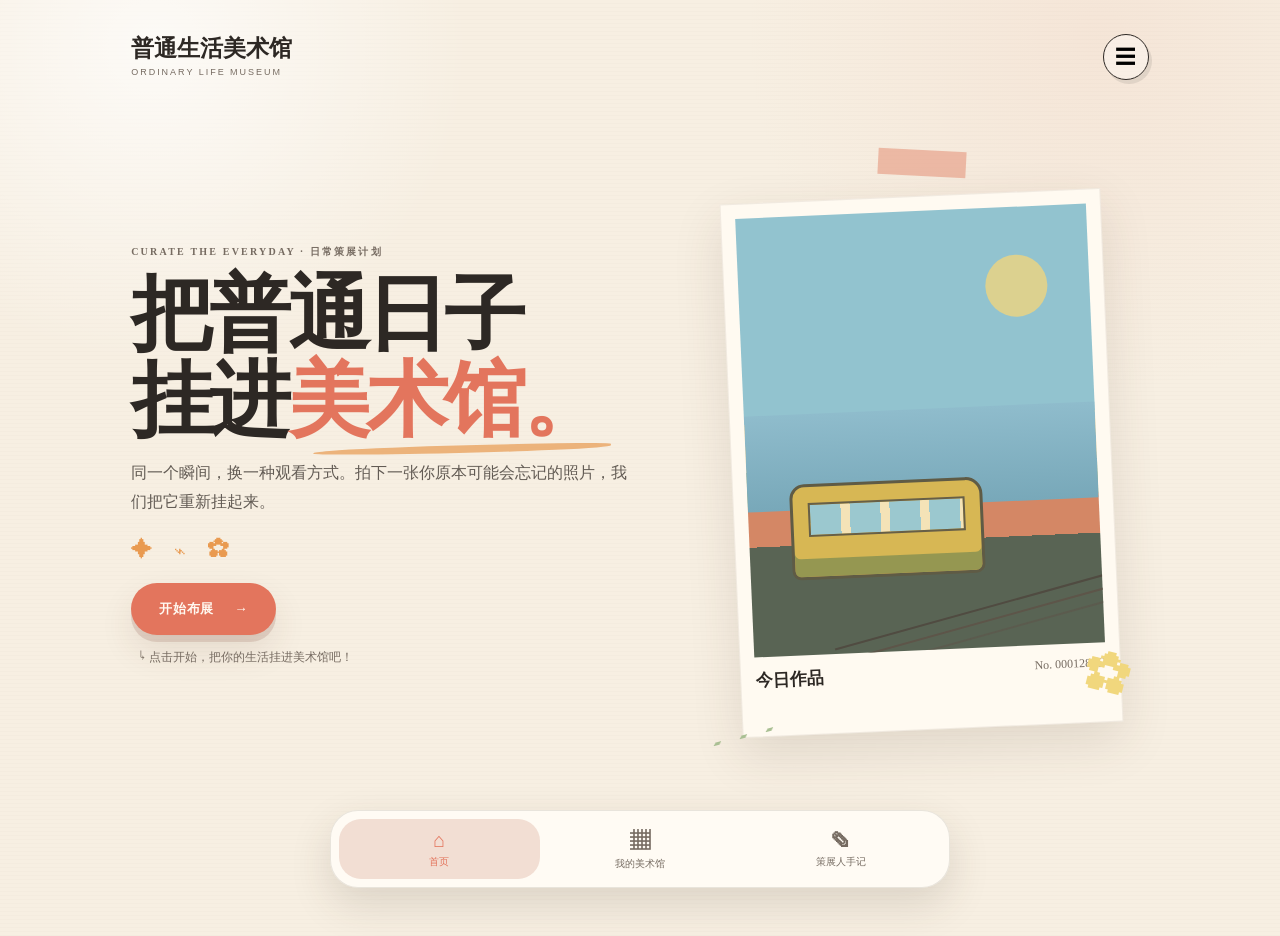
<file: index.html>
<!doctype html>
<html lang="zh-CN">
<head>
  <meta charset="utf-8" />
  <meta name="viewport" content="width=device-width,initial-scale=1,viewport-fit=cover" />
  <meta name="theme-color" content="#f7efe2" />
  <meta name="description" content="普通生活美术馆：同一个瞬间，不同的观看方式。" />
  <title>普通生活美术馆</title>
  <link rel="manifest" href="manifest.webmanifest" />
  <link rel="stylesheet" href="styles.css" />
</head>
<body>
  <div id="app" class="app-shell"></div>
  <input id="photoInput" class="sr-only" type="file" accept="image/*" capture="environment" />
  <script src="services.js"></script>
  <script src="app.js"></script>
</body>
</html>
</file>
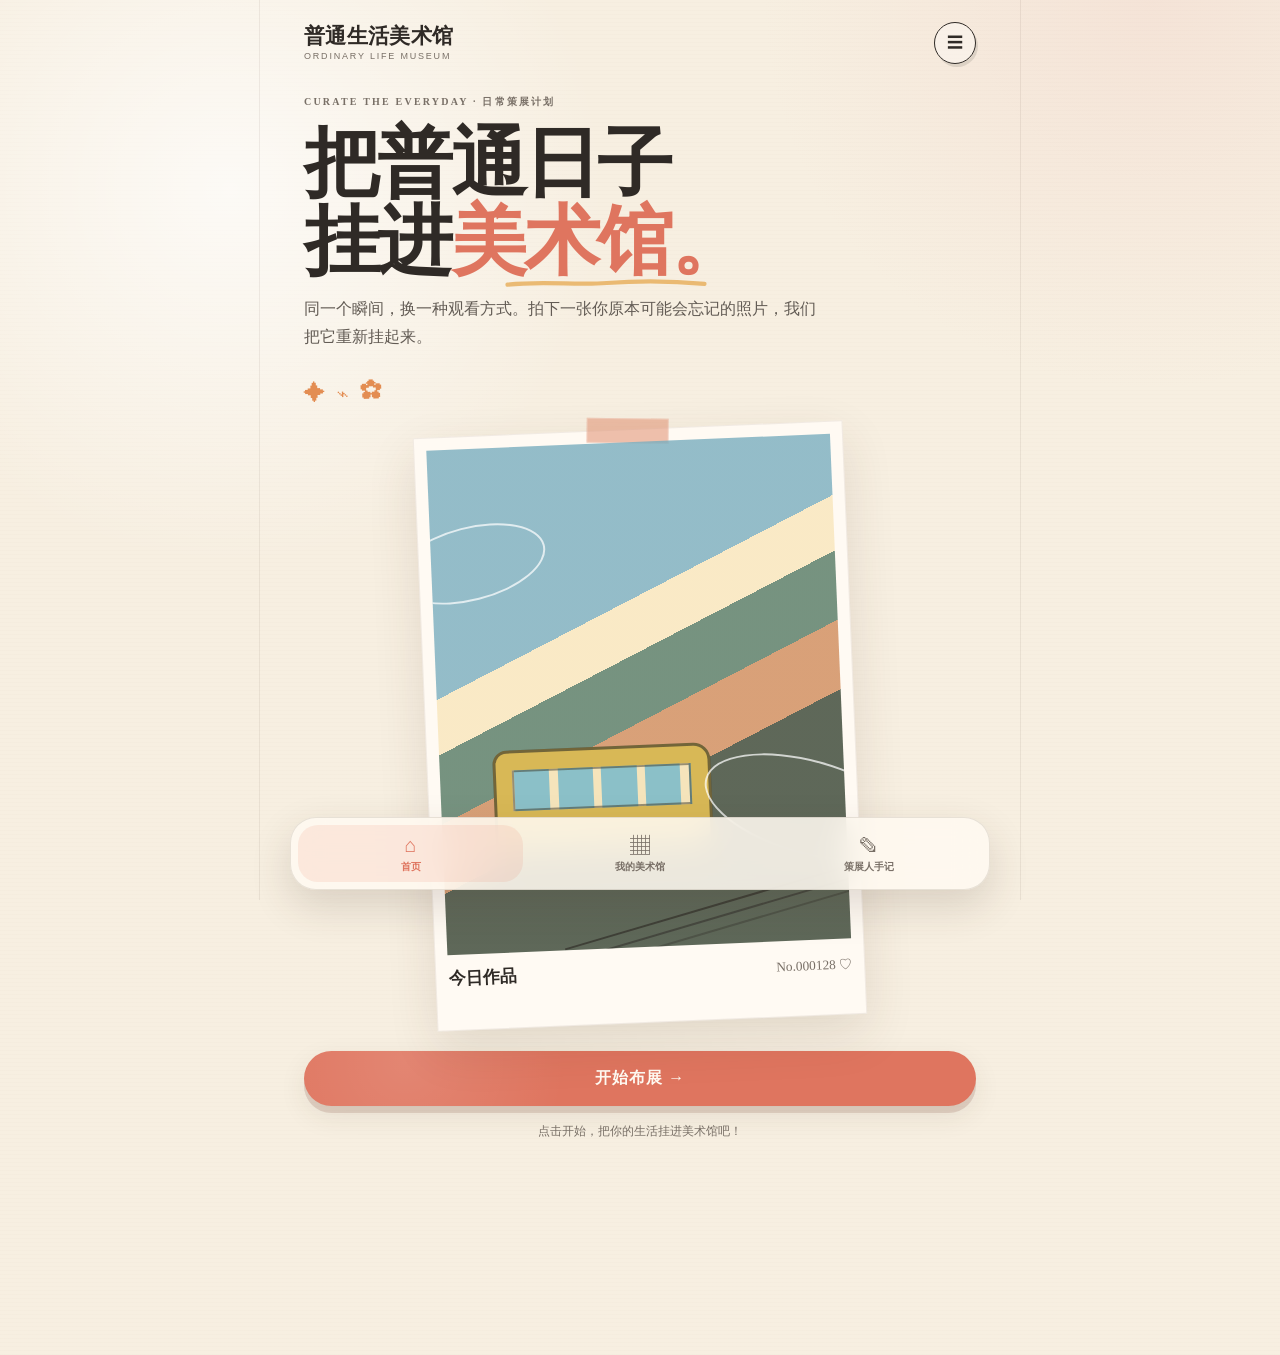
<file: standalone.html>
<!doctype html>
<html lang="zh-CN">
<head>
  <meta charset="utf-8" />
  <meta name="viewport" content="width=device-width, initial-scale=1, viewport-fit=cover" />
  <meta name="theme-color" content="#f7efe1" />
  <meta name="apple-mobile-web-app-capable" content="yes" />
  <meta name="apple-mobile-web-app-status-bar-style" content="default" />
  <meta name="description" content="普通生活美术馆：把普通日子，挂进美术馆。" />
  <style>
:root {
  --paper: #f7efe1;
  --paper-2: #fffaf1;
  --ink: #2f2a26;
  --muted: #786f66;
  --line: rgba(72, 60, 47, .16);
  --coral: #df755f;
  --orange: #e38d52;
  --yellow: #f3d772;
  --green: #aabf8a;
  --blue: #9fc4cd;
  --pink: #e8a7a4;
  --lilac: #baa9ce;
  --shadow: 0 18px 50px rgba(71, 52, 35, .12);
  --shadow-soft: 0 10px 28px rgba(71, 52, 35, .09);
  --safe-b: env(safe-area-inset-bottom, 0px);
}

* { box-sizing: border-box; }
html { background: var(--paper); }
body {
  margin: 0;
  min-height: 100vh;
  color: var(--ink);
  background:
    radial-gradient(circle at 18% 14%, rgba(255,255,255,.7), transparent 24%),
    radial-gradient(circle at 90% 0%, rgba(232,167,164,.16), transparent 22%),
    repeating-linear-gradient(0deg, rgba(80,55,30,.012) 0 1px, transparent 1px 4px),
    var(--paper);
  font-family: -apple-system, BlinkMacSystemFont, "PingFang SC", "Hiragino Sans GB", "Microsoft YaHei", sans-serif;
  -webkit-font-smoothing: antialiased;
  overflow-x: hidden;
}
button, input { font: inherit; }
button { -webkit-tap-highlight-color: transparent; }
img { max-width: 100%; }

.sr-only {
  position: fixed;
  left: -9999px;
  width: 1px;
  height: 1px;
  opacity: 0;
}

.app-shell {
  width: min(100%, 760px);
  min-height: 100vh;
  margin: 0 auto;
  position: relative;
  padding-bottom: calc(92px + var(--safe-b));
}

.screen {
  min-height: 100vh;
  padding: 22px 20px calc(110px + var(--safe-b));
  position: relative;
}

.topbar {
  display: flex;
  align-items: center;
  justify-content: space-between;
  gap: 12px;
  margin-bottom: 24px;
}

.brand-mark {
  line-height: 1.05;
  letter-spacing: .02em;
}
.brand-mark strong {
  display: block;
  font: 700 21px/1.05 Georgia, "Songti SC", "STSong", serif;
}
.brand-mark span {
  display: block;
  margin-top: 5px;
  color: var(--muted);
  font-size: 9px;
  letter-spacing: .2em;
}

.icon-btn {
  width: 42px;
  height: 42px;
  border: 1.5px solid var(--ink);
  border-radius: 50%;
  background: rgba(255,255,255,.34);
  color: var(--ink);
  display: grid;
  place-items: center;
  cursor: pointer;
  box-shadow: 2px 3px 0 rgba(47,42,38,.12);
}
.icon-btn:active { transform: translate(1px, 1px); box-shadow: none; }

.hero-copy { padding-top: 8px; }
.eyebrow {
  font: 700 10px/1.2 Georgia, serif;
  letter-spacing: .22em;
  color: var(--muted);
  text-transform: uppercase;
}
.hero-title, .screen-title {
  font-family: Georgia, "Songti SC", "STSong", serif;
  font-weight: 700;
  letter-spacing: -.035em;
}
.hero-title {
  font-size: clamp(48px, 13vw, 74px);
  line-height: 1.03;
  margin: 16px 0 14px;
}
.hero-title em {
  color: var(--coral);
  font-style: normal;
  position: relative;
  white-space: nowrap;
}
.hero-title em::after {
  content: "";
  position: absolute;
  left: 4%; right: -2%; bottom: -5px;
  height: 10px;
  background: url("data:image/svg+xml,%3Csvg xmlns='http://www.w3.org/2000/svg' width='240' height='12' viewBox='0 0 240 12'%3E%3Cpath d='M2 8C44 3 83 9 121 6s74-3 117 1' fill='none' stroke='%23e8ad58' stroke-width='5' stroke-linecap='round' opacity='.8'/%3E%3C/svg%3E") center/100% 100% no-repeat;
}
.hero-sub {
  max-width: 520px;
  margin: 0;
  color: #625b54;
  font-size: 16px;
  line-height: 1.75;
}

.doodle-row {
  display: flex;
  gap: 12px;
  align-items: center;
  margin: 18px 0 4px;
  color: var(--orange);
  font-size: 22px;
  transform: rotate(-2deg);
}

.polaroid {
  width: min(88%, 430px);
  margin: 34px auto 0;
  background: #fffaf3;
  padding: 12px 12px 40px;
  box-shadow: var(--shadow);
  transform: rotate(-2.4deg);
  position: relative;
  border: 1px solid rgba(78,57,40,.08);
}
.polaroid::before {
  content: "";
  position: absolute;
  width: 82px;
  height: 25px;
  top: -12px;
  left: 50%;
  transform: translateX(-50%) rotate(3deg);
  background: rgba(225, 145, 114, .55);
  box-shadow: inset 0 0 0 1px rgba(255,255,255,.24);
}
.hero-art {
  aspect-ratio: 4 / 5;
  overflow: hidden;
  background:
    linear-gradient(155deg, rgba(121,173,190,.8) 0 36%, rgba(245,220,161,.55) 36% 44%, rgba(84,121,99,.8) 44% 54%, rgba(210,145,99,.85) 54% 64%, rgba(77,88,72,.9) 64% 100%);
  position: relative;
}
.hero-art::before,
.hero-art::after {
  content: "";
  position: absolute;
  border: 2px solid rgba(255,255,255,.72);
  border-radius: 50%;
}
.hero-art::before { width: 150px; height: 70px; left: -38px; top: 78px; transform: rotate(-12deg); }
.hero-art::after { width: 210px; height: 90px; right: -70px; bottom: 86px; transform: rotate(18deg); }
.hero-art .tram {
  position: absolute;
  left: 13%;
  bottom: 18%;
  width: 54%;
  height: 22%;
  background: #d8b856;
  border: 3px solid rgba(61,58,42,.65);
  border-radius: 14px 17px 8px 8px;
  box-shadow: inset 0 -14px rgba(105,126,79,.55);
}
.hero-art .tram::before {
  content: "";
  position: absolute;
  inset: 16% 8% auto;
  height: 35%;
  background: repeating-linear-gradient(90deg, #8bc0c8 0 20%, #f5e4bb 20% 25%);
  border: 2px solid rgba(61,58,42,.5);
}
.hero-art .rail {
  position: absolute;
  width: 82%;
  height: 2px;
  background: rgba(50,47,42,.7);
  right: -10%;
  bottom: 8%;
  transform: rotate(-14deg);
  box-shadow: 0 12px 0 rgba(50,47,42,.55), 0 24px 0 rgba(50,47,42,.35);
}
.polaroid-caption {
  display: flex;
  justify-content: space-between;
  align-items: end;
  gap: 8px;
  margin-top: 12px;
  font-family: Georgia, "Songti SC", serif;
}
.polaroid-caption strong { font-size: 17px; }
.polaroid-caption small { color: var(--muted); }

.primary-btn, .paper-btn, .secondary-btn {
  border: 0;
  cursor: pointer;
}
.primary-btn {
  width: 100%;
  margin-top: 28px;
  padding: 17px 20px;
  border-radius: 999px;
  color: #fffaf2;
  font-weight: 750;
  letter-spacing: .06em;
  background:
    radial-gradient(circle at 15% 20%, rgba(255,255,255,.12), transparent 28%),
    var(--coral);
  box-shadow: 0 7px 0 rgba(118,63,48,.17), var(--shadow-soft);
}
.primary-btn:active { transform: translateY(2px); box-shadow: 0 4px 0 rgba(118,63,48,.14); }
.primary-btn.small { width: auto; margin: 0; padding: 12px 18px; }
.secondary-btn {
  padding: 13px 18px;
  border-radius: 999px;
  border: 1.5px solid rgba(47,42,38,.45);
  background: rgba(255,255,255,.35);
  color: var(--ink);
}

.hand-note {
  margin-top: 16px;
  text-align: center;
  color: var(--muted);
  font-size: 12px;
  line-height: 1.6;
}

.screen-title {
  margin: 8px 0 6px;
  font-size: clamp(34px, 10vw, 52px);
  line-height: 1.08;
}
.screen-sub {
  margin: 0;
  color: var(--muted);
  line-height: 1.7;
}

.upload-zone {
  margin-top: 28px;
  min-height: 350px;
  border: 2px dashed rgba(80,69,58,.25);
  border-radius: 28px;
  background: rgba(255,255,255,.28);
  display: grid;
  place-items: center;
  text-align: center;
  padding: 34px 24px;
  position: relative;
  overflow: hidden;
}
.upload-zone::before {
  content: "";
  position: absolute;
  width: 115px; height: 28px;
  background: rgba(243,215,114,.5);
  top: 24px; right: -22px;
  transform: rotate(18deg);
}
.upload-zone .camera {
  width: 76px; height: 62px;
  margin: 0 auto 18px;
  border: 4px solid var(--ink);
  border-radius: 15px;
  position: relative;
  transform: rotate(-3deg);
}
.upload-zone .camera::before {
  content: "";
  position: absolute;
  width: 26px; height: 16px;
  left: 9px; top: -14px;
  border: 4px solid var(--ink);
  border-bottom: 0;
  border-radius: 8px 8px 0 0;
}
.upload-zone .camera::after {
  content: "";
  position: absolute;
  width: 24px; height: 24px;
  left: 22px; top: 15px;
  border: 4px solid var(--ink);
  border-radius: 50%;
}
.upload-zone strong { display: block; font: 700 22px/1.3 Georgia, "Songti SC", serif; }
.upload-zone p { margin: 10px 0 20px; color: var(--muted); line-height: 1.7; }
.upload-zone .paper-btn {
  padding: 13px 20px;
  border-radius: 12px 20px 14px 18px;
  background: var(--yellow);
  color: var(--ink);
  font-weight: 700;
  transform: rotate(-1deg);
  box-shadow: 3px 4px 0 rgba(71,52,35,.12);
}

.preview-strip {
  margin-top: 22px;
  display: grid;
  grid-template-columns: 92px 1fr;
  gap: 14px;
  align-items: center;
  background: rgba(255,255,255,.34);
  border: 1px solid var(--line);
  padding: 10px;
  border-radius: 18px;
}
.preview-strip img {
  width: 92px; height: 92px;
  object-fit: cover;
  border-radius: 12px;
}
.preview-strip strong { display: block; }
.preview-strip small { color: var(--muted); }

.style-grid {
  margin-top: 24px;
  display: grid;
  grid-template-columns: repeat(2, minmax(0, 1fr));
  gap: 14px;
}
.style-card {
  border: 0;
  text-align: left;
  padding: 10px 10px 15px;
  border-radius: 8px 18px 12px 16px;
  color: var(--ink);
  cursor: pointer;
  position: relative;
  min-width: 0;
  box-shadow: 3px 5px 0 rgba(72,55,40,.08);
  transition: transform .18s ease, box-shadow .18s ease;
}
.style-card:nth-child(2n) { transform: rotate(1.2deg); }
.style-card:nth-child(2n+1) { transform: rotate(-.9deg); }
.style-card.selected {
  outline: 3px solid rgba(47,42,38,.78);
  outline-offset: 2px;
  transform: translateY(-2px) rotate(0deg);
  box-shadow: 0 9px 0 rgba(72,55,40,.09);
}
.style-card::before {
  content: "";
  position: absolute;
  top: -8px; left: 50%;
  width: 48px; height: 16px;
  transform: translateX(-50%) rotate(-3deg);
  background: rgba(255,255,255,.38);
}
.style-thumb {
  width: 100%;
  aspect-ratio: 4/3;
  object-fit: cover;
  border-radius: 8px;
  display: block;
  background: rgba(255,255,255,.4);
}
.style-card h3 { margin: 10px 0 2px; font: 700 18px/1.2 Georgia, "Songti SC", serif; }
.style-card .en { display:block; color: rgba(47,42,38,.6); font: 700 8px/1.2 Georgia, serif; letter-spacing: .12em; }
.style-card p { margin: 7px 0 0; font-size: 11px; line-height: 1.5; color: rgba(47,42,38,.72); }
.style-card[data-tone="yellow"] { background: #f2d978; }
.style-card[data-tone="peach"] { background: #efb18e; }
.style-card[data-tone="lilac"] { background: #c7b5d9; }
.style-card[data-tone="mint"] { background: #b9cfad; }
.style-card[data-tone="kraft"] { background: #d2b694; }
.style-card[data-tone="pink"] { background: #e7adaf; }

.sticky-actions {
  position: sticky;
  bottom: calc(78px + var(--safe-b));
  z-index: 4;
  margin-top: 24px;
  padding: 10px;
  border-radius: 999px;
  background: rgba(247,239,225,.84);
  backdrop-filter: blur(12px);
}

.loading-wrap {
  display: grid;
  min-height: 72vh;
  align-content: center;
  text-align: center;
}
.loading-polaroid {
  width: min(76vw, 360px);
  margin: 0 auto 30px;
  background: #fff9f0;
  padding: 10px 10px 30px;
  box-shadow: var(--shadow);
  transform: rotate(1.8deg);
  position: relative;
}
.loading-polaroid::before,
.result-frame::before {
  content: "";
  position: absolute;
  width: 72px; height: 20px;
  top: -9px; left: 50%;
  transform: translateX(-50%) rotate(-5deg);
  background: rgba(243,215,114,.58);
}
.loading-polaroid img { display:block; width: 100%; aspect-ratio: 4/5; object-fit: cover; filter: saturate(.72) contrast(.9) brightness(1.08); }
.loading-title { font: 700 38px/1.1 Georgia, "Songti SC", serif; margin: 0 0 14px; }
.loading-note {
  display: inline-block;
  background: #f6d879;
  padding: 12px 18px;
  transform: rotate(-1deg);
  box-shadow: 2px 4px 0 rgba(71,52,35,.09);
  line-height: 1.7;
}
.progress-shell {
  width: min(82%, 390px);
  height: 12px;
  margin: 24px auto 8px;
  background: rgba(47,42,38,.1);
  border-radius: 999px;
  overflow: hidden;
}
.progress-bar { width: 0; height: 100%; background: var(--coral); border-radius: inherit; transition: width .15s linear; }
.progress-label { color: var(--muted); font-size: 12px; }

.result-frame {
  background: #fffaf1;
  padding: 11px 11px 43px;
  box-shadow: var(--shadow);
  position: relative;
  transform: rotate(-.8deg);
  margin-top: 18px;
}
.result-frame img { display:block; width:100%; max-height: 68vh; object-fit: contain; background: #eee5d7; }
.exhibit-tag {
  position: absolute;
  top: 21px; right: 20px;
  background: var(--yellow);
  padding: 8px 10px;
  transform: rotate(4deg);
  font: 700 11px/1.45 Georgia, serif;
  box-shadow: 2px 3px 0 rgba(71,52,35,.12);
}
.result-meta { margin: 28px 4px 0; }
.result-meta h1 { margin: 0; font: 700 36px/1.05 Georgia, "Songti SC", serif; }
.result-meta .en { margin-top: 4px; color: var(--muted); font: 700 10px/1 Georgia, serif; letter-spacing:.16em; }
.curator-card {
  margin-top: 22px;
  padding: 20px 20px 18px;
  background: #efb3af;
  border-radius: 6px 16px 9px 14px;
  position: relative;
  transform: rotate(.5deg);
  box-shadow: 3px 5px 0 rgba(72,55,40,.08);
}
.curator-card::after {
  content: "✿";
  position: absolute;
  right: 16px; top: 8px;
  font-size: 28px;
  color: rgba(255,255,255,.55);
  transform: rotate(14deg);
}
.curator-card h3 { margin:0 0 10px; font:700 18px/1.2 Georgia, "Songti SC", serif; }
.curator-card p { margin:0; font-family: Georgia, "Songti SC", serif; font-size:17px; line-height:1.75; }

.compare-toggle {
  display:flex;
  gap:8px;
  margin-top:18px;
  background: rgba(255,255,255,.32);
  border-radius:999px;
  padding:6px;
}
.compare-toggle button {
  flex:1;
  border:0;
  border-radius:999px;
  padding:10px;
  background:transparent;
  color:var(--muted);
}
.compare-toggle button.active { background:var(--ink); color:#fffaf1; }

.action-grid {
  display:grid;
  grid-template-columns:repeat(3,1fr);
  gap:10px;
  margin-top:20px;
}
.action-card {
  border:1px solid var(--line);
  background:rgba(255,255,255,.32);
  border-radius:18px;
  padding:14px 8px;
  text-align:center;
  cursor:pointer;
  color:var(--ink);
}
.action-card strong { display:block; font-size:12px; margin-top:5px; }
.action-card span { font-size:22px; }

.gallery-head {
  background: rgba(255,255,255,.28);
  border-radius: 22px 22px 8px 8px;
  padding: 20px;
  border-top: 8px dotted rgba(47,42,38,.25);
}
.gallery-head h1 { margin:0; font:700 40px/1 Georgia, "Songti SC", serif; }
.gallery-head p { margin:8px 0 0; color:var(--muted); }
.gallery-grid {
  margin-top:22px;
  display:grid;
  grid-template-columns:repeat(2,minmax(0,1fr));
  gap:14px;
}
.gallery-item {
  border:0;
  background:#fffaf1;
  padding:8px 8px 26px;
  box-shadow: var(--shadow-soft);
  cursor:pointer;
  position:relative;
  text-align:left;
  transform:rotate(-1deg);
}
.gallery-item:nth-child(3n+2){ transform:rotate(1.5deg); }
.gallery-item:nth-child(3n){ transform:rotate(.4deg); }
.gallery-item::before {
  content:"";
  position:absolute;
  width:42px;height:14px;
  left:50%;top:-7px;
  transform:translateX(-50%) rotate(3deg);
  background:rgba(227,141,82,.42);
}
.gallery-item img { width:100%; aspect-ratio:4/5; object-fit:cover; display:block; }
.gallery-item strong { display:block; margin-top:9px; font:700 13px/1.2 Georgia, "Songti SC", serif; }
.gallery-item small { color:var(--muted); font-size:10px; }
.empty-state {
  margin-top:24px;
  min-height:360px;
  display:grid;
  place-items:center;
  text-align:center;
  border:2px dashed rgba(80,69,58,.2);
  border-radius:28px;
  padding:28px;
}
.empty-state .big { font-size:52px; }
.empty-state h3 { font:700 26px/1.2 Georgia,"Songti SC",serif; margin:10px 0; }
.empty-state p { color:var(--muted); line-height:1.7; }

.notebook {
  margin-top:20px;
  padding:26px 18px 28px 28px;
  background:
    linear-gradient(90deg, transparent 0 19px, rgba(205,105,101,.28) 19px 20px, transparent 20px),
    repeating-linear-gradient(0deg, transparent 0 29px, rgba(99,141,160,.12) 29px 30px),
    #fffaf1;
  border-radius:12px;
  box-shadow:var(--shadow);
  position:relative;
}
.notebook::before {
  content:"";
  position:absolute;
  left:8px; top:18px; bottom:18px;
  width:10px;
  background:radial-gradient(circle, var(--paper) 0 3px, transparent 3.5px) center top/10px 24px repeat-y;
}
.note-card {
  margin:0 0 18px;
  padding:16px 17px 15px;
  border-radius:4px 14px 7px 12px;
  box-shadow:2px 3px 0 rgba(71,52,35,.08);
  transform:rotate(-.5deg);
}
.note-card:nth-child(2n){ transform:rotate(.7deg); }
.note-card.yellow{ background:#f2dc86; }
.note-card.pink{ background:#efb4b0; }
.note-card.green{ background:#bdcfaa; }
.note-card.blue{ background:#b6d2d7; }
.note-card small { color:rgba(47,42,38,.62); font-family:Georgia,serif; }
.note-card p { margin:8px 0 0; font: 16px/1.75 Georgia,"Songti SC",serif; }

.bottom-nav {
  position: fixed;
  z-index: 20;
  left: 50%;
  bottom: calc(10px + var(--safe-b));
  transform: translateX(-50%);
  width: min(calc(100% - 28px), 700px);
  display: grid;
  grid-template-columns: repeat(3, 1fr);
  gap: 4px;
  padding: 7px;
  border: 1px solid rgba(70,57,45,.12);
  background: rgba(255,250,241,.88);
  backdrop-filter: blur(16px);
  border-radius: 26px;
  box-shadow: 0 16px 40px rgba(71,52,35,.16);
}
.bottom-nav button {
  border:0;
  background:transparent;
  border-radius:20px;
  padding:10px 6px 8px;
  color:var(--muted);
  cursor:pointer;
}
.bottom-nav button.active { background:rgba(227,117,95,.12); color:var(--coral); }
.bottom-nav span { display:block; font-size:20px; line-height:1; }
.bottom-nav small { display:block; margin-top:5px; font-size:10px; font-weight:700; }

.toast {
  position: fixed;
  z-index: 30;
  left:50%;
  bottom:calc(96px + var(--safe-b));
  transform:translateX(-50%) translateY(10px);
  padding:11px 16px;
  border-radius:999px;
  background:rgba(47,42,38,.9);
  color:#fffaf1;
  font-size:12px;
  opacity:0;
  pointer-events:none;
  transition:.2s ease;
  max-width:calc(100vw - 40px);
  white-space:nowrap;
  overflow:hidden;
  text-overflow:ellipsis;
}
.toast.show { opacity:1; transform:translateX(-50%) translateY(0); }

.modal-backdrop {
  position: fixed;
  inset:0;
  z-index:40;
  background:rgba(47,42,38,.42);
  backdrop-filter:blur(4px);
  display:grid;
  align-items:end;
}
.sheet {
  background:var(--paper-2);
  border-radius:28px 28px 0 0;
  padding:12px 18px calc(22px + var(--safe-b));
  max-height:86vh;
  overflow:auto;
}
.sheet-handle { width:42px;height:5px;background:rgba(47,42,38,.18);border-radius:999px;margin:0 auto 15px; }
.sheet h2 { font:700 28px/1.1 Georgia,"Songti SC",serif; margin:0 0 16px; }
.menu-list { display:grid; gap:10px; }
.menu-list button { border:1px solid var(--line); background:rgba(255,255,255,.32); border-radius:16px; padding:14px; text-align:left; color:var(--ink); }
.menu-list button.danger { color:#a14e42; }

@media (min-width: 760px) {
  body::before, body::after {
    content:"";
    position:fixed;
    top:0;bottom:0;
    width:1px;
    background:rgba(80,60,40,.08);
  }
  body::before { left:calc(50% - 381px); }
  body::after { right:calc(50% - 381px); }
  .screen { padding-left:44px; padding-right:44px; }
  .style-grid { grid-template-columns:repeat(3,minmax(0,1fr)); }
  .gallery-grid { grid-template-columns:repeat(3,minmax(0,1fr)); }
  .hero-title { font-size:76px; }
}

  </style>
  <title>普通生活美术馆</title>
</head>
<body>
  <div id="app" class="app-shell" aria-live="polite"></div>
  <input id="photoInput" class="sr-only" type="file" accept="image/*" />
  <script>
(function (global) {
  'use strict';

  var styles = [
    {
      id: 'oil', name: '古典油画', en: 'CLASSICAL OIL', tone: 'yellow',
      desc: '把日常光线，沉淀成画布上的时间。',
      note: '这一刻没有被夸张，只是被光线认真保存了下来。',
      prompt: '保留原始构图和人物身份，将照片转化为克制的古典油画质感；自然笔触、厚涂层次、柔和暗部、温暖博物馆灯光。'
    },
    {
      id: 'film', name: '法式胶片', en: 'FRENCH FILM', tone: 'peach',
      desc: '像一部旧电影里，刚刚停住的一帧。',
      note: '日子没有变旧，只是光线开始有了时间感。',
      prompt: '保留原始构图，将照片转化为温暖法式胶片摄影；低对比、轻微褪色、细颗粒、自然肤色与柔和高光。'
    },
    {
      id: 'dream', name: '梦境印象', en: 'DREAM IMPRESSION', tone: 'lilac',
      desc: '现实边缘轻轻融化，像醒来前的一秒。',
      note: '现实没有消失，它只是暂时把边缘交给了梦。',
      prompt: '在保留主体可识别性的前提下，转化为梦境印象风；柔焦、轻微色彩漂移、空气感、朦胧层次、诗意光晕。'
    },
    {
      id: 'watercolor', name: '清透水彩', en: 'WATERCOLOR', tone: 'mint',
      desc: '让颜色松开一点，让呼吸留在纸上。',
      note: '被水晕开的不是细节，而是这一刻原本紧绷的边界。',
      prompt: '将照片转化为清透水彩插画；保留构图，减少硬边，水彩纸纹理、轻盈留白、透明叠色、自然渗化。'
    },
    {
      id: 'print', name: '复古版画', en: 'VINTAGE PRINT', tone: 'kraft',
      desc: '更强的线条与纸张肌理，像旧书插页。',
      note: '普通的场景一旦只剩线条，反而更像一段值得留下的证词。',
      prompt: '将照片转化为复古版画；高对比线条、旧纸张纹理、有限色彩、蚀刻感、细密排线，保留主体轮廓。'
    },
    {
      id: 'editorial', name: '艺术杂志', en: 'EDITORIAL', tone: 'pink',
      desc: '克制构图，把普通瞬间变成编辑选片。',
      note: '生活没有被包装，只是终于被当成一张值得刊登的照片。',
      prompt: '将照片处理为当代艺术杂志编辑选片风格；干净构图、克制色彩、适度留白、高级纸刊质感，保留真实感。'
    }
  ];

  function getStyle(id) {
    return styles.find(function (s) { return s.id === id; }) || styles[1];
  }

  function analyzePhoto(dataUrl) {
    return Promise.resolve({
      dominantMood: 'ordinary-poetic',
      subjectConfidence: 0.92,
      recommendedStyle: 'film',
      dataUrl: dataUrl
    });
  }

  function promptFor(styleId) {
    return getStyle(styleId).prompt;
  }

  function drawImageCover(ctx, img, width, height) {
    var r = Math.max(width / img.width, height / img.height);
    var w = img.width * r;
    var h = img.height * r;
    var x = (width - w) / 2;
    var y = (height - h) / 2;
    ctx.drawImage(img, x, y, w, h);
  }

  function addPaperGrain(ctx, width, height, strength) {
    var count = Math.floor(width * height / 240);
    ctx.save();
    for (var i = 0; i < count; i++) {
      var a = Math.random() * strength;
      ctx.fillStyle = 'rgba(75,55,35,' + a.toFixed(3) + ')';
      ctx.fillRect(Math.random() * width, Math.random() * height, 1, 1);
    }
    ctx.restore();
  }

  function addSoftLight(ctx, width, height, color, alpha) {
    var g = ctx.createRadialGradient(width * .28, height * .18, 0, width * .28, height * .18, width * .75);
    g.addColorStop(0, color.replace('ALPHA', alpha));
    g.addColorStop(1, color.replace('ALPHA', '0'));
    ctx.fillStyle = g;
    ctx.fillRect(0, 0, width, height);
  }

  function generateArtwork(dataUrl, styleId, progressCb) {
    var style = getStyle(styleId);
    return new Promise(function (resolve, reject) {
      var img = new Image();
      img.onload = function () {
        try {
          var max = 1600;
          var scale = Math.min(1, max / Math.max(img.width, img.height));
          var width = Math.max(1, Math.round(img.width * scale));
          var height = Math.max(1, Math.round(img.height * scale));
          var canvas = document.createElement('canvas');
          canvas.width = width;
          canvas.height = height;
          var ctx = canvas.getContext('2d');

          if (progressCb) progressCb(24);
          ctx.save();
          if (styleId === 'oil') ctx.filter = 'saturate(1.18) contrast(1.12) sepia(.12)';
          if (styleId === 'film') ctx.filter = 'saturate(.84) contrast(.88) sepia(.11) brightness(1.03)';
          if (styleId === 'dream') ctx.filter = 'saturate(1.2) contrast(.88) brightness(1.08) blur(.35px)';
          if (styleId === 'watercolor') ctx.filter = 'saturate(.88) contrast(.82) brightness(1.12)';
          if (styleId === 'print') ctx.filter = 'grayscale(.8) sepia(.45) contrast(1.35) brightness(.96)';
          if (styleId === 'editorial') ctx.filter = 'saturate(.88) contrast(1.08) brightness(1.04)';
          drawImageCover(ctx, img, width, height);
          ctx.restore();

          if (progressCb) progressCb(52);
          ctx.save();
          if (styleId === 'oil') {
            ctx.globalCompositeOperation = 'soft-light';
            ctx.fillStyle = 'rgba(173,105,55,.17)';
            ctx.fillRect(0,0,width,height);
            addPaperGrain(ctx,width,height,.045);
          } else if (styleId === 'film') {
            addSoftLight(ctx,width,height,'rgba(255,218,170,ALPHA)',.28);
            ctx.globalCompositeOperation = 'screen';
            ctx.fillStyle='rgba(244,209,184,.08)';ctx.fillRect(0,0,width,height);
            addPaperGrain(ctx,width,height,.07);
          } else if (styleId === 'dream') {
            addSoftLight(ctx,width,height,'rgba(224,188,255,ALPHA)',.32);
            var g = ctx.createLinearGradient(0,0,width,height);
            g.addColorStop(0,'rgba(118,177,205,.12)');g.addColorStop(1,'rgba(230,154,196,.16)');
            ctx.fillStyle=g;ctx.fillRect(0,0,width,height);
          } else if (styleId === 'watercolor') {
            ctx.globalCompositeOperation='screen';
            ctx.fillStyle='rgba(255,250,238,.16)';ctx.fillRect(0,0,width,height);
            addPaperGrain(ctx,width,height,.038);
          } else if (styleId === 'print') {
            ctx.globalCompositeOperation='multiply';
            ctx.fillStyle='rgba(111,78,44,.08)';ctx.fillRect(0,0,width,height);
            addPaperGrain(ctx,width,height,.09);
          } else if (styleId === 'editorial') {
            var margin = Math.round(Math.min(width,height) * .022);
            ctx.strokeStyle='rgba(255,250,241,.78)';ctx.lineWidth=margin;
            ctx.strokeRect(margin/2,margin/2,width-margin,height-margin);
          }
          ctx.restore();

          if (progressCb) progressCb(78);
          setTimeout(function(){
            if (progressCb) progressCb(100);
            resolve({
              image: canvas.toDataURL('image/jpeg', .9),
              style: style,
              note: style.note,
              prompt: style.prompt
            });
          }, 220);
        } catch (e) { reject(e); }
      };
      img.onerror = reject;
      img.src = dataUrl;
    });
  }

  global.OrdinaryMuseumAI = {
    styles: styles,
    getStyle: getStyle,
    analyzePhoto: analyzePhoto,
    promptFor: promptFor,
    generateArtwork: generateArtwork
  };
})(window);

  </script>
  <script>
(function () {
  'use strict';

  var AI = window.OrdinaryMuseumAI;
  var app = document.getElementById('app');
  var photoInput = document.getElementById('photoInput');
  var state = {
    route: 'home',
    original: null,
    selectedStyle: 'film',
    generated: null,
    compareMode: 'art',
    gallery: []
  };

  var DB_NAME = 'ordinary-museum-db';
  var STORE = 'artworks';

  function openDB() {
    return new Promise(function (resolve, reject) {
      if (!('indexedDB' in window)) return resolve(null);
      var req = indexedDB.open(DB_NAME, 1);
      req.onupgradeneeded = function () {
        if (!req.result.objectStoreNames.contains(STORE)) {
          req.result.createObjectStore(STORE, { keyPath: 'id' });
        }
      };
      req.onsuccess = function () { resolve(req.result); };
      req.onerror = function () { resolve(null); };
    });
  }

  function dbGetAll() {
    return openDB().then(function (db) {
      if (!db) {
        try { return JSON.parse(localStorage.getItem('olm_gallery_v2') || '[]'); }
        catch (e) { return []; }
      }
      return new Promise(function (resolve) {
        var tx = db.transaction(STORE, 'readonly');
        var req = tx.objectStore(STORE).getAll();
        req.onsuccess = function () { resolve((req.result || []).sort(function(a,b){return b.id-a.id;})); };
        req.onerror = function () { resolve([]); };
      });
    });
  }

  function dbPut(item) {
    return openDB().then(function (db) {
      if (!db) {
        try {
          var list = JSON.parse(localStorage.getItem('olm_gallery_v2') || '[]');
          list.unshift(item);
          localStorage.setItem('olm_gallery_v2', JSON.stringify(list.slice(0, 12)));
        } catch (e) {}
        return;
      }
      return new Promise(function (resolve) {
        var tx = db.transaction(STORE, 'readwrite');
        tx.objectStore(STORE).put(item);
        tx.oncomplete = resolve;
        tx.onerror = resolve;
      });
    });
  }

  function dbClear() {
    return openDB().then(function (db) {
      if (!db) { localStorage.removeItem('olm_gallery_v2'); return; }
      return new Promise(function(resolve){
        var tx=db.transaction(STORE,'readwrite');tx.objectStore(STORE).clear();tx.oncomplete=resolve;tx.onerror=resolve;
      });
    });
  }

  function escapeHtml(s) {
    return String(s || '').replace(/[&<>'"]/g, function (c) {
      return ({'&':'&amp;','<':'&lt;','>':'&gt;',"'":'&#39;','"':'&quot;'})[c];
    });
  }

  function today() {
    try { return new Intl.DateTimeFormat('zh-CN', { year:'numeric', month:'2-digit', day:'2-digit' }).format(new Date()).replace(/\//g,'.'); }
    catch (e) { return new Date().toLocaleDateString(); }
  }

  function exhibitNo(id) {
    var n = String(id % 1000000).padStart(6, '0');
    return 'No.' + n;
  }

  function toast(message) {
    var el = document.createElement('div');
    el.className = 'toast';
    el.textContent = message;
    document.body.appendChild(el);
    requestAnimationFrame(function(){el.classList.add('show');});
    setTimeout(function(){el.classList.remove('show'); setTimeout(function(){el.remove();},220);},1800);
  }

  function navHtml(active) {
    return '<nav class="bottom-nav" aria-label="主导航">' +
      '<button data-nav="home" class="'+(active==='home'?'active':'')+'"><span>⌂</span><small>首页</small></button>' +
      '<button data-nav="gallery" class="'+(active==='gallery'?'active':'')+'"><span>▦</span><small>我的美术馆</small></button>' +
      '<button data-nav="notes" class="'+(active==='notes'?'active':'')+'"><span>✎</span><small>策展人手记</small></button>' +
      '</nav>';
  }

  function backButton() {
    return '<button class="icon-btn" data-action="back" aria-label="返回">←</button>';
  }

  function menuButton() {
    return '<button class="icon-btn" data-action="menu" aria-label="菜单">☰</button>';
  }

  function homeScreen() {
    return '<main class="screen">' +
      '<header class="topbar"><div class="brand-mark"><strong>普通生活美术馆</strong><span>ORDINARY LIFE MUSEUM</span></div>' + menuButton() + '</header>' +
      '<section class="hero-copy"><div class="eyebrow">CURATE THE EVERYDAY · 日常策展计划</div>' +
      '<h1 class="hero-title">把普通日子<br>挂进<em>美术馆。</em></h1>' +
      '<p class="hero-sub">同一个瞬间，换一种观看方式。拍下一张你原本可能会忘记的照片，我们把它重新挂起来。</p>' +
      '<div class="doodle-row"><span>✦</span><span>⌁</span><span>✿</span></div></section>' +
      '<section class="polaroid" aria-label="今日作品示意"><div class="hero-art"><div class="tram"></div><div class="rail"></div></div>' +
      '<div class="polaroid-caption"><strong>今日作品</strong><small>No.000128 ♡</small></div></section>' +
      '<button class="primary-btn" data-action="start">开始布展 →</button>' +
      '<p class="hand-note">点击开始，把你的生活挂进美术馆吧！</p>' +
      '</main>' + navHtml('home');
  }

  function uploadScreen() {
    return '<main class="screen">' +
      '<header class="topbar">' + backButton() + '<div class="eyebrow">NEW EXHIBITION</div><span style="width:42px"></span></header>' +
      '<h1 class="screen-title">选择一个<br>普通瞬间</h1>' +
      '<p class="screen-sub">先选一张照片。这个原型默认只在你的浏览器本地处理，不会主动上传到服务器。</p>' +
      '<section class="upload-zone">' +
      '<div><div class="camera"></div><strong>拍一张，或者选一张</strong><p>通勤、晚饭、窗边、下雨、回家的路……<br>越普通，越适合被重新看见。</p><button class="paper-btn" data-action="pick-photo">选择照片</button></div>' +
      '</section></main>' + navHtml('home');
  }

  function styleScreen() {
    var cards = AI.styles.map(function (s) {
      return '<button class="style-card '+(state.selectedStyle===s.id?'selected':'')+'" data-style="'+s.id+'" data-tone="'+s.tone+'">' +
        '<img class="style-thumb" src="'+state.original+'" alt="'+escapeHtml(s.name)+'预览" style="filter:'+previewFilter(s.id)+'">' +
        '<h3>'+escapeHtml(s.name)+'</h3><span class="en">'+escapeHtml(s.en)+'</span><p>'+escapeHtml(s.desc)+'</p></button>';
    }).join('');
    return '<main class="screen">' +
      '<header class="topbar">'+backButton()+'<div class="eyebrow">WAYS OF SEEING</div><span style="width:42px"></span></header>' +
      '<h1 class="screen-title">选择一种<br>观看方式</h1><p class="screen-sub">不是给照片套滤镜，而是给同一个瞬间换一副观看的眼睛。</p>' +
      '<div class="preview-strip"><img src="'+state.original+'" alt="原始照片"><div><strong>原始瞬间</strong><small>已准备好 · 选择一种展厅风格</small></div></div>' +
      '<section class="style-grid">'+cards+'</section>' +
      '<div class="sticky-actions"><button class="primary-btn" style="margin:0" data-action="generate">开始布展 →</button></div>' +
      '</main>' + navHtml('home');
  }

  function previewFilter(id) {
    return ({
      oil:'saturate(1.15) contrast(1.08) sepia(.12)',
      film:'saturate(.82) contrast(.88) sepia(.1) brightness(1.05)',
      dream:'saturate(1.2) contrast(.86) brightness(1.08) blur(.3px)',
      watercolor:'saturate(.86) contrast(.82) brightness(1.12)',
      print:'grayscale(.75) sepia(.45) contrast(1.25)',
      editorial:'saturate(.86) contrast(1.08) brightness(1.03)'
    })[id] || '';
  }

  function loadingScreen() {
    return '<main class="screen"><section class="loading-wrap">' +
      '<div class="loading-polaroid"><img src="'+state.original+'" alt="正在布展的照片"></div>' +
      '<h1 class="loading-title">正在布展……</h1>' +
      '<div class="loading-note">你的普通生活，<br>正在被重新挂进美术馆。 ♡</div>' +
      '<div class="progress-shell"><div id="progressBar" class="progress-bar"></div></div>' +
      '<div id="progressLabel" class="progress-label">正在整理光线 · 0%</div>' +
      '</section></main>';
  }

  function resultScreen() {
    var item = state.generated;
    if (!item) return homeScreen();
    var visible = state.compareMode === 'original' ? item.original : item.image;
    return '<main class="screen">' +
      '<header class="topbar">'+backButton()+'<div class="eyebrow">TODAY\'S EXHIBIT</div>'+menuButton()+'</header>' +
      '<section class="result-frame"><img id="resultImage" src="'+visible+'" alt="生成作品"><div class="exhibit-tag">'+escapeHtml(item.no)+'<br>'+escapeHtml(item.date)+'</div></section>' +
      '<div class="compare-toggle"><button data-compare="art" class="'+(state.compareMode==='art'?'active':'')+'">作品</button><button data-compare="original" class="'+(state.compareMode==='original'?'active':'')+'">原片</button></div>' +
      '<section class="result-meta"><h1>'+escapeHtml(item.style.name)+'</h1><div class="en">'+escapeHtml(item.style.en)+'</div></section>' +
      '<section class="curator-card"><h3>策展人手记</h3><p>'+escapeHtml(item.note)+'</p></section>' +
      '<section class="action-grid">' +
      '<button class="action-card" data-action="save"><span>⇩</span><strong>保存作品</strong></button>' +
      '<button class="action-card" data-action="again"><span>↻</span><strong>再做一幅</strong></button>' +
      '<button class="action-card" data-action="share"><span>↗</span><strong>分享展签</strong></button>' +
      '</section></main>' + navHtml('gallery');
  }

  function galleryScreen() {
    var content;
    if (!state.gallery.length) {
      content = '<section class="empty-state"><div><div class="big">▧</div><h3>展厅还是空的</h3><p>从第一张普通照片开始。<br>日常不需要特别，才值得收藏。</p><button class="primary-btn small" data-action="start">开始新布展</button></div></section>';
    } else {
      content = '<section class="gallery-grid">' + state.gallery.map(function (x) {
        return '<button class="gallery-item" data-open-art="'+x.id+'"><img src="'+x.image+'" alt="'+escapeHtml(x.style.name)+'"><strong>'+escapeHtml(x.style.name)+' · '+escapeHtml(x.no)+'</strong><small>'+escapeHtml(x.date)+'</small></button>';
      }).join('') + '</section><button class="primary-btn" data-action="start">＋ 开始新布展</button>';
    }
    return '<main class="screen"><header class="topbar"><div class="brand-mark"><strong>我的美术馆</strong><span>MY ORDINARY MUSEUM</span></div>'+menuButton()+'</header>' +
      '<section class="gallery-head"><h1>我的美术馆 ✿</h1><p>共 '+state.gallery.length+' 件作品 · 每一件都来自真实生活</p></section>' + content + '</main>' + navHtml('gallery');
  }

  function notesScreen() {
    var generatedNotes = state.gallery.slice(0, 3).map(function (x, i) {
      var cls = ['yellow','pink','green'][i%3];
      return '<article class="note-card '+cls+'"><small>'+escapeHtml(x.date)+' · '+escapeHtml(x.no)+'</small><p>'+escapeHtml(x.note)+'</p></article>';
    }).join('');
    var defaults = '';
    if (!generatedNotes) {
      defaults = '<article class="note-card yellow"><small>今天</small><p>我们总是急着把日子过完，却忘了，那些普通瞬间，才是真正的生活。</p></article>' +
      '<article class="note-card pink"><small>给下一张照片</small><p>同一个地点，不同的光线，不同的心情，就能变成不一样的作品。</p></article>' +
      '<article class="note-card green"><small>馆内提醒</small><p>生活没有标准答案，但它值得被认真看见。</p></article>';
    }
    return '<main class="screen"><header class="topbar">'+backButton()+'<div class="eyebrow">CURATOR NOTES</div><span style="width:42px"></span></header>' +
      '<h1 class="screen-title">策展人手记 ✎</h1><p class="screen-sub">不是评价照片好不好，而是记录这一刻为什么值得被看见。</p>' +
      '<section class="notebook">'+(generatedNotes || defaults)+'</section></main>' + navHtml('notes');
  }

  function menuSheet() {
    var wrap = document.createElement('div');
    wrap.className = 'modal-backdrop';
    wrap.innerHTML = '<section class="sheet"><div class="sheet-handle"></div><h2>美术馆菜单</h2><div class="menu-list">' +
      '<button data-sheet="about"><strong>关于这个原型</strong><br><small>本地运行 · 无需 API Key</small></button>' +
      '<button data-sheet="prompts"><strong>查看当前 AI Prompt 结构</strong><br><small>为之后接真实图生图接口预留</small></button>' +
      '<button class="danger" data-sheet="clear"><strong>清空本地美术馆</strong><br><small>删除当前浏览器里的作品</small></button>' +
      '<button data-sheet="close"><strong>关闭</strong></button></div></section>';
    document.body.appendChild(wrap);
    wrap.addEventListener('click', function(e){ if(e.target===wrap) wrap.remove(); });
    wrap.querySelectorAll('[data-sheet]').forEach(function(btn){
      btn.addEventListener('click', function(){
        var a=btn.getAttribute('data-sheet');
        if(a==='close') return wrap.remove();
        if(a==='about'){ toast('当前是可直接运行的本地 Web MVP'); return; }
        if(a==='prompts'){
          var p=AI.styles.map(function(s){return s.name+'：'+s.prompt;}).join('\n\n');
          if(navigator.clipboard) navigator.clipboard.writeText(p).then(function(){toast('六套 Prompt 已复制');});
          else toast('当前浏览器不支持一键复制');
          return;
        }
        if(a==='clear'){
          dbClear().then(function(){state.gallery=[];wrap.remove();render('gallery');toast('本地美术馆已清空');});
        }
      });
    });
  }

  function render(route) {
    state.route = route || state.route;
    window.scrollTo(0,0);
    if (state.route === 'home') app.innerHTML = homeScreen();
    if (state.route === 'upload') app.innerHTML = uploadScreen();
    if (state.route === 'styles') app.innerHTML = styleScreen();
    if (state.route === 'loading') app.innerHTML = loadingScreen();
    if (state.route === 'result') app.innerHTML = resultScreen();
    if (state.route === 'gallery') app.innerHTML = galleryScreen();
    if (state.route === 'notes') app.innerHTML = notesScreen();
    bind();
  }

  function bind() {
    app.querySelectorAll('[data-nav]').forEach(function (el) {
      el.onclick = function () { render(el.getAttribute('data-nav')); };
    });
    app.querySelectorAll('[data-action]').forEach(function (el) {
      el.onclick = function () {
        var a = el.getAttribute('data-action');
        if (a === 'start') { state.original=null; state.generated=null; render('upload'); }
        if (a === 'back') { goBack(); }
        if (a === 'menu') menuSheet();
        if (a === 'pick-photo') photoInput.click();
        if (a === 'generate') generate();
        if (a === 'again') { state.generated=null; state.compareMode='art'; render('styles'); }
        if (a === 'save') downloadCurrent();
        if (a === 'share') shareCurrent();
      };
    });
    app.querySelectorAll('[data-style]').forEach(function (el) {
      el.onclick = function () { state.selectedStyle = el.getAttribute('data-style'); render('styles'); };
    });
    app.querySelectorAll('[data-compare]').forEach(function (el) {
      el.onclick = function () { state.compareMode=el.getAttribute('data-compare'); render('result'); };
    });
    app.querySelectorAll('[data-open-art]').forEach(function (el) {
      el.onclick = function () {
        var id = Number(el.getAttribute('data-open-art'));
        var item = state.gallery.find(function(x){return x.id===id;});
        if(item){ state.generated=item; state.original=item.original; state.selectedStyle=item.style.id; state.compareMode='art'; render('result'); }
      };
    });
  }

  function goBack() {
    if (state.route === 'upload') return render('home');
    if (state.route === 'styles') return render('upload');
    if (state.route === 'result') return render('gallery');
    if (state.route === 'notes') return render('home');
    return render('home');
  }

  photoInput.addEventListener('change', function (e) {
    var file = e.target.files && e.target.files[0];
    if (!file) return;
    if (file.size > 18 * 1024 * 1024) { toast('图片太大了，建议选择 18MB 以内照片'); return; }
    var reader = new FileReader();
    reader.onload = function () {
      state.original = reader.result;
      state.selectedStyle = 'film';
      AI.analyzePhoto(state.original).then(function(a){ if(a.recommendedStyle) state.selectedStyle=a.recommendedStyle; render('styles'); });
    };
    reader.readAsDataURL(file);
    photoInput.value = '';
  });

  function generate() {
    if (!state.original) return render('upload');
    render('loading');
    var label = document.getElementById('progressLabel');
    var bar = document.getElementById('progressBar');
    var fake = 0;
    var words = ['正在整理光线','正在选择纸张','正在重新观看这个瞬间','正在写展签'];
    var timer = setInterval(function(){
      fake=Math.min(88,fake+Math.ceil(Math.random()*7));
      if(bar) bar.style.width=fake+'%';
      if(label) label.textContent=words[Math.min(words.length-1,Math.floor(fake/25))]+' · '+fake+'%';
    },130);

    AI.generateArtwork(state.original, state.selectedStyle, function(p){
      if(bar && p>fake){fake=p;bar.style.width=p+'%';}
    }).then(function(res){
      clearInterval(timer);
      var id=Date.now();
      var item={id:id,no:exhibitNo(id),date:today(),image:res.image,original:state.original,style:res.style,note:res.note,prompt:res.prompt};
      state.generated=item;
      state.compareMode='art';
      dbPut(item).then(function(){return dbGetAll();}).then(function(list){state.gallery=list;setTimeout(function(){render('result');},260);});
    }).catch(function(){
      clearInterval(timer);
      toast('布展失败了，请换一张照片再试');
      render('styles');
    });
  }

  function downloadCurrent() {
    if (!state.generated) return;
    var a=document.createElement('a');
    a.href=state.generated.image;
    a.download='ordinary-museum-'+state.generated.no.replace('.','-')+'.jpg';
    document.body.appendChild(a);a.click();a.remove();
    toast('作品已准备保存');
  }

  function dataUrlToFile(dataUrl, filename) {
    var arr=dataUrl.split(',');
    var mime=(arr[0].match(/:(.*?);/)||[])[1]||'image/jpeg';
    var bstr=atob(arr[1]);var n=bstr.length;var u8=new Uint8Array(n);
    while(n--)u8[n]=bstr.charCodeAt(n);
    return new File([u8],filename,{type:mime});
  }

  function shareCurrent() {
    if (!state.generated) return;
    var text='我把一个普通瞬间挂进了「普通生活美术馆」：'+state.generated.style.name+' · '+state.generated.no;
    try {
      var file=dataUrlToFile(state.generated.image,'ordinary-museum.jpg');
      if(navigator.share && navigator.canShare && navigator.canShare({files:[file]})){
        navigator.share({title:'普通生活美术馆',text:text,files:[file]}).catch(function(){});
      } else if(navigator.share){ navigator.share({title:'普通生活美术馆',text:text}).catch(function(){}); }
      else if(navigator.clipboard){navigator.clipboard.writeText(text).then(function(){toast('展签文字已复制');});}
      else toast('当前浏览器不支持系统分享');
    } catch(e){toast('当前浏览器不支持系统分享');}
  }

  dbGetAll().then(function(list){ state.gallery=list; render('home'); });

  if ('serviceWorker' in navigator && location.protocol.indexOf('http') === 0) {
    window.addEventListener('load', function(){ navigator.serviceWorker.register('sw.js').catch(function(){}); });
  }
})();

  </script>
</body>
</html>
</file>
<file: styles.css>
:root{--paper:#f7efe2;--paper2:#fff9ef;--ink:#2d2824;--muted:#766b61;--coral:#e3755d;--orange:#e99a50;--yellow:#f1d77d;--green:#a9bf93;--blue:#96becb;--pink:#e7aaa9;--lilac:#baa8cc;--tan:#c8a985;--line:rgba(68,53,40,.16);--shadow:0 18px 50px rgba(74,54,35,.13);--safe:env(safe-area-inset-bottom,0px)}*{box-sizing:border-box}html{background:var(--paper)}body{margin:0;color:var(--ink);font-family:-apple-system,BlinkMacSystemFont,"PingFang SC","Microsoft YaHei",sans-serif;background:radial-gradient(circle at 12% 5%,rgba(255,255,255,.72),transparent 22%),radial-gradient(circle at 86% 4%,rgba(232,170,150,.14),transparent 25%),repeating-linear-gradient(0deg,rgba(76,55,38,.014) 0 1px,transparent 1px 4px),var(--paper);min-height:100vh;overflow-x:hidden}.sr-only{position:fixed;left:-9999px;opacity:0}.app-shell{width:min(100%,1120px);margin:auto;min-height:100vh;position:relative}.screen{min-height:100vh;padding:28px clamp(18px,4vw,54px) calc(118px + var(--safe));position:relative}.screen>header{display:flex;align-items:center;justify-content:space-between;gap:14px;margin-bottom:28px}.brand strong{display:block;font:700 23px/1.05 Georgia,"Songti SC",serif}.brand span{display:block;font-size:9px;letter-spacing:.22em;color:var(--muted);margin-top:6px}.round-icon{width:46px;height:46px;border:1.6px solid var(--ink);border-radius:50%;background:rgba(255,255,255,.34);font-size:21px;box-shadow:3px 4px 0 rgba(47,42,38,.1);cursor:pointer}.round-icon:active{transform:translate(2px,2px);box-shadow:none}.tiny-title,.eyebrow{font:700 10px/1.2 Georgia,serif;letter-spacing:.22em;color:var(--muted)}.page-title{max-width:620px;margin:10px 0 26px}.page-title small{font:700 10px Georgia,serif;letter-spacing:.2em;color:var(--orange)}.page-title h1,.hero-copy h1{font:700 clamp(46px,8vw,82px)/1.04 Georgia,"Songti SC",serif;letter-spacing:-.045em;margin:14px 0}.page-title h1{font-size:clamp(40px,7vw,66px)}.page-title p,.lead{color:#625b54;line-height:1.8;font-size:16px;max-width:620px}.page-title.compact h1{font-size:clamp(42px,6vw,58px)}
.home-grid{display:grid;grid-template-columns:1.05fr .95fr;align-items:center;gap:62px;min-height:calc(100vh - 190px)}.hero-copy h1 em{font-style:normal;color:var(--coral);position:relative;white-space:nowrap}.hero-copy h1 em:after{content:"";position:absolute;left:8%;right:-3%;bottom:-7px;height:8px;background:var(--orange);border-radius:80% 20% 70% 30%;opacity:.7;transform:rotate(-1deg)}.doodles{color:var(--orange);font-size:22px;margin:20px 0}.scribble-btn{border:0;background:var(--coral);color:#fffaf2;border-radius:999px;padding:17px 28px;font-weight:800;letter-spacing:.05em;box-shadow:0 7px 0 rgba(122,65,50,.16),0 16px 34px rgba(90,55,40,.11);cursor:pointer}.scribble-btn span{margin-left:16px}.scribble-btn:active{transform:translateY(2px);box-shadow:0 4px 0 rgba(122,65,50,.15)}.hand-arrow{color:var(--muted);font-size:12px;margin:14px 8px}.hero-art-wrap{position:relative;min-height:600px;display:grid;place-items:center}.polaroid{background:#fffaf1;padding:14px 14px 44px;border:1px solid rgba(76,58,40,.08);box-shadow:var(--shadow);position:relative}.showcase{width:min(84%,430px);transform:rotate(-2.5deg)}.sample-scene{aspect-ratio:4/5;position:relative;overflow:hidden;background:linear-gradient(#92c3cf 0 47%,#f2d8a3 47% 58%,#87a88a 58% 66%,#d48765 66% 75%,#596454 75%)}.sample-scene .sun{position:absolute;width:62px;height:62px;background:#f4d67a;border-radius:50%;right:12%;top:11%;opacity:.75}.sample-scene .sea{position:absolute;left:0;right:0;top:45%;height:22%;background:linear-gradient(#8fbccc,#78a8b9)}.sample-scene .tram{position:absolute;width:55%;height:22%;left:12%;bottom:17%;background:#d7b754;border:3px solid #5f5b45;border-radius:15px 17px 9px 9px;box-shadow:inset 0 -18px rgba(96,127,79,.55)}.sample-scene .tram:after{content:"";position:absolute;left:8%;right:8%;top:18%;height:33%;border:2px solid #675f47;background:repeating-linear-gradient(90deg,#9bc8cf 0 20%,#f4e3b7 20% 26%)}.sample-scene .rail{position:absolute;width:90%;right:-12%;bottom:9%;height:2px;background:#504b41;transform:rotate(-13deg);box-shadow:0 13px 0 #5d5549,0 26px 0 rgba(93,85,73,.55)}.caption{display:flex;justify-content:space-between;gap:12px;margin-top:12px;font-family:Georgia,"Songti SC",serif}.caption strong{font-size:17px}.caption span{font-size:12px;color:var(--muted)}.tape{position:absolute;width:88px;height:26px;left:50%;top:-13px;transform:translateX(-50%) rotate(3deg);z-index:2;opacity:.68}.tape-coral{background:#e8a189}.tape-yellow{background:#f0d37b}.flower{position:absolute;right:4%;bottom:10%;font-size:46px;color:var(--yellow);transform:rotate(14deg)}.pencils{position:absolute;left:4%;bottom:3%;color:var(--green);letter-spacing:7px;transform:rotate(-15deg)}
.upload-card{border:1px dashed #b9ab9b;border-radius:28px;min-height:360px;display:grid;place-items:center;text-align:center;padding:40px;background:rgba(255,255,255,.24);box-shadow:inset 0 0 70px rgba(255,255,255,.22)}.upload-card>div{}.camera-doodle{font-size:58px;color:var(--orange);margin-bottom:14px}.upload-card strong{font:700 23px Georgia,"Songti SC",serif}.upload-card p{color:var(--muted);line-height:1.7}.paper-btn{border:1.4px solid rgba(47,42,38,.45);background:#fffaf2;border-radius:999px;padding:12px 18px;color:var(--ink);font-weight:700;cursor:pointer}.analysis-layout{display:grid;grid-template-columns:minmax(300px,.85fr) minmax(340px,1.15fr);gap:52px;align-items:center}.photo-card{background:#fffaf1;padding:13px 13px 38px;box-shadow:var(--shadow);transform:rotate(-1.6deg);position:relative}.photo-card img{display:block;width:100%;max-height:610px;object-fit:cover}.analysis-note{padding:22px;background:#f2d977;border-radius:4px;box-shadow:7px 8px 0 rgba(84,66,42,.08);transform:rotate(.6deg);margin:18px 0}.analysis-note b{font:700 18px Georgia,"Songti SC",serif}.analysis-note p{line-height:1.75}.analysis-tags{display:flex;flex-wrap:wrap;gap:8px}.analysis-tags span{background:rgba(255,255,255,.42);padding:7px 9px;border-radius:999px;font-size:11px}.mini-original{display:flex;align-items:center;gap:14px;border:1px solid var(--line);background:rgba(255,255,255,.3);padding:10px;border-radius:18px;margin-bottom:20px;max-width:560px}.mini-original img{width:68px;height:68px;object-fit:cover;border-radius:12px}.mini-original b,.mini-original span{display:block}.mini-original span{font-size:11px;color:var(--muted);margin-top:5px}.style-grid{display:grid;grid-template-columns:repeat(2,minmax(0,1fr));gap:18px}.style-card{position:relative;text-align:left;border:1px solid var(--line);border-radius:24px;padding:13px 13px 17px;background:#fffaf1;cursor:pointer;box-shadow:0 10px 25px rgba(70,53,38,.07);transition:.18s transform,.18s box-shadow}.style-card:hover{transform:translateY(-3px)}.style-card.selected{outline:3px solid var(--ink);box-shadow:0 13px 32px rgba(70,53,38,.13)}.style-preview{height:170px;overflow:hidden;border-radius:16px;position:relative;background:#ddd}.style-preview img{width:100%;height:100%;object-fit:cover}.style-preview i{position:absolute;right:12px;top:10px;font-size:30px;color:#fff;text-shadow:0 2px 8px rgba(0,0,0,.25);font-style:normal}.style-card h3{font:700 23px Georgia,"Songti SC",serif;margin:7px 0 2px}.style-card small{font:700 9px Georgia,serif;letter-spacing:.16em;color:var(--muted)}.style-card p{font-size:12px;color:#665e56;line-height:1.6;min-height:38px}.room-label{display:inline-block;margin-top:11px;padding:4px 8px;border-radius:999px;background:rgba(255,255,255,.54);font-size:10px}.style-card mark{position:absolute;top:22px;left:22px;background:var(--coral);color:#fff;padding:5px 9px;border-radius:999px;font-size:10px}.tone-ochre{background:#edd599}.tone-blue{background:#b8d6dc}.tone-lilac{background:#d4c7df}.tone-green{background:#cad8b8}.tone-tan{background:#dac5a8}.tone-pink{background:#efc2bc}.sticky-cta{position:sticky;bottom:92px;margin:24px auto 0;max-width:520px;z-index:8;text-align:center}.sticky-cta .scribble-btn{width:100%}
.loading-screen{max-width:720px;margin:auto}.loading-stage{text-align:center;padding:16px 0}.loading-photo{width:min(82%,430px);margin:0 auto 30px;background:#fffaf1;padding:12px 12px 36px;box-shadow:var(--shadow);transform:rotate(-1.7deg);position:relative}.loading-photo img{width:100%;aspect-ratio:4/5;object-fit:cover;filter:saturate(.85) brightness(1.05)}.loading-photo .leaf{position:absolute;right:-14px;top:-22px;color:var(--green);font-size:42px}.loading-stage h1{font:700 clamp(42px,9vw,66px) Georgia,"Songti SC",serif;margin:8px 0 4px}.underline{width:210px;height:7px;background:var(--orange);border-radius:50%;margin:0 auto 24px;transform:rotate(-2deg);opacity:.7}.sticky-note{display:inline-block;text-align:left;background:var(--yellow);padding:16px 20px;line-height:1.7;box-shadow:6px 7px 0 rgba(76,60,40,.08);transform:rotate(1deg)}.progress-row{display:flex;justify-content:space-between;gap:20px;margin:34px auto 10px;max-width:520px;color:var(--muted);font-size:12px}.progress{height:8px;max-width:520px;margin:auto;background:rgba(66,54,43,.12);border-radius:999px;overflow:hidden}.progress i{display:block;height:100%;width:0;background:var(--orange);border-radius:inherit;transition:width .18s}
.result-layout{display:grid;grid-template-columns:minmax(300px,.92fr) minmax(330px,1.08fr);gap:48px;align-items:start}.result-frame{position:relative;background:#fffaf1;padding:14px 14px 40px;box-shadow:var(--shadow)}.result-frame img{display:block;width:100%;max-height:690px;object-fit:cover}.exhibit-tag{position:absolute;right:24px;top:24px;background:var(--yellow);padding:9px 11px;font:700 11px Georgia,serif;transform:rotate(2deg);box-shadow:3px 4px 0 rgba(68,53,40,.08)}.exhibit-tag span{font-weight:400}.compare{display:flex;justify-content:center;gap:5px;background:rgba(255,255,255,.34);padding:5px;border-radius:999px;width:max-content;margin:18px auto}.compare button{border:0;background:transparent;border-radius:999px;padding:8px 16px;color:var(--muted);cursor:pointer}.compare button.active{background:var(--ink);color:#fff}.result-info h1{font:700 clamp(44px,7vw,68px) Georgia,"Songti SC",serif;margin:8px 0 0}.result-info>small{font:700 10px Georgia,serif;letter-spacing:.2em;color:var(--muted)}.meta-line{display:flex;justify-content:space-between;gap:12px;border-top:1px solid var(--line);border-bottom:1px solid var(--line);padding:13px 0;margin:22px 0;color:var(--muted);font-size:11px}.curator-note{background:var(--pink);padding:20px 22px;transform:rotate(-.4deg);position:relative;box-shadow:6px 7px 0 rgba(70,50,40,.07)}.curator-note h3{font:700 18px Georgia,"Songti SC",serif;margin:0}.curator-note p{font-size:17px;line-height:1.8;margin-bottom:0}.favorite-row{text-align:right;margin-top:18px}.favorite{border:1px solid var(--line);background:rgba(255,255,255,.35);padding:9px 14px;border-radius:999px;color:var(--muted);cursor:pointer}.favorite.active{color:var(--coral);border-color:var(--coral)}.action-bar{display:grid;grid-template-columns:repeat(4,1fr);gap:8px;margin:36px 0 0;padding:12px;background:rgba(255,250,242,.75);border:1px solid var(--line);border-radius:25px}.action-bar button{border:0;background:transparent;padding:10px 5px;color:var(--muted);cursor:pointer}.action-bar b,.action-bar span{display:block}.action-bar b{font-size:20px;color:var(--ink);margin-bottom:4px}.action-bar span{font-size:11px}
.gallery-title{display:flex;justify-content:space-between;align-items:end;gap:18px}.gallery-title small{font:700 9px Georgia,serif;letter-spacing:.2em;color:var(--muted)}.gallery-title h1{font:700 clamp(42px,7vw,66px) Georgia,"Songti SC",serif;margin:6px 0}.gallery-title p{color:var(--muted);font-size:12px}.spiral{text-align:center;letter-spacing:13px;color:#6f665d;margin:28px 0 -8px;white-space:nowrap;overflow:hidden}.gallery-grid{display:grid;grid-template-columns:repeat(3,1fr);gap:18px;background:rgba(255,255,255,.15);padding:28px 18px;border-top:2px solid rgba(63,52,42,.16)}.gallery-item{border:0;background:transparent;text-align:left;padding:0;color:var(--ink);cursor:pointer}.gallery-photo,.sample-thumb{aspect-ratio:4/5;background:#fffaf1;padding:8px 8px 27px;box-shadow:0 9px 20px rgba(67,51,37,.12);position:relative;transform:rotate(-1deg)}.gallery-item:nth-child(2n) .gallery-photo,.gallery-item:nth-child(2n) .sample-thumb{transform:rotate(1.4deg)}.gallery-photo img{width:100%;height:100%;object-fit:cover}.mini-tape{position:absolute;top:-7px;left:50%;width:35px;height:13px;background:rgba(233,154,80,.58);transform:translateX(-50%) rotate(3deg)}.gallery-item>b{display:block;font:700 13px Georgia,"Songti SC",serif;margin:9px 3px 2px}.gallery-item>small{color:var(--muted);font-size:9px;margin-left:3px}.sample-thumb{display:grid;place-items:center;background:linear-gradient(145deg,rgba(255,255,255,.24),transparent),#d7c3aa}.sample-thumb span{font-size:46px;color:rgba(255,255,255,.9)}.gallery-new{display:block;margin:28px auto}.private-curator{display:flex;align-items:center;justify-content:space-between;gap:24px;padding:24px;border:1px solid var(--line);background:rgba(255,255,255,.28);border-radius:24px;margin-top:18px}.private-curator small{font:700 9px Georgia,serif;letter-spacing:.2em;color:var(--orange)}.private-curator h2{font:700 28px Georgia,"Songti SC",serif;margin:5px 0}.private-curator p{color:var(--muted);font-size:12px;max-width:520px}.notes-list{display:grid;grid-template-columns:repeat(2,1fr);gap:18px}.note-card{padding:22px;min-height:210px;box-shadow:6px 8px 0 rgba(70,53,40,.07);position:relative}.note-card:nth-child(odd){transform:rotate(-.6deg)}.note-card:nth-child(even){transform:rotate(.8deg)}.note-card.c0{background:var(--yellow)}.note-card.c1{background:var(--pink)}.note-card.c2{background:#c8d8b9}.note-card.c3{background:#bfd7de}.note-card small{font-size:10px;color:#655d55}.note-card h3{font:700 20px Georgia,"Songti SC",serif;margin:12px 0 5px}.note-card p{line-height:1.75;margin:0}.note-card button{position:absolute;right:14px;bottom:12px;border:0;background:transparent;color:#655d55;font-size:11px;cursor:pointer}
.bottom-nav{position:fixed;left:50%;transform:translateX(-50%);bottom:calc(12px + var(--safe));width:min(calc(100% - 28px),760px);display:grid;grid-template-columns:repeat(3,1fr);background:rgba(255,252,246,.93);border:1px solid rgba(69,56,44,.12);border-radius:28px;padding:8px;z-index:30;box-shadow:0 16px 40px rgba(69,52,38,.15);backdrop-filter:blur(14px)}.bottom-nav button{border:0;background:transparent;color:var(--muted);border-radius:22px;padding:8px;cursor:pointer}.bottom-nav button.active{background:#f2ded3;color:var(--coral)}.bottom-nav b,.bottom-nav span{display:block}.bottom-nav b{font-size:20px}.bottom-nav span{font-size:10px;margin-top:3px}.toast{position:fixed;left:50%;bottom:110px;transform:translate(-50%,15px);background:#302b27;color:#fff;padding:10px 15px;border-radius:999px;font-size:12px;opacity:0;transition:.22s;z-index:99}.toast.show{opacity:1;transform:translate(-50%,0)}.modal{position:fixed;inset:0;background:rgba(45,38,32,.36);display:grid;place-items:end center;z-index:100;padding:16px}.sheet{width:min(100%,620px);background:var(--paper2);border-radius:30px 30px 18px 18px;padding:28px;box-shadow:0 25px 80px rgba(40,30,22,.25);position:relative}.sheet .close{position:absolute;right:18px;top:15px;width:36px;height:36px;border:0;border-radius:50%;background:#eee2d5;font-size:22px}.sheet small{font:700 9px Georgia,serif;letter-spacing:.2em;color:var(--orange)}.sheet h2{font:700 35px Georgia,"Songti SC",serif;margin:8px 0 16px}.sheet p,.sheet blockquote{line-height:1.75;color:#5f5750}.sheet blockquote{background:var(--yellow);padding:16px;margin:18px 0 0}.sheet-buttons{display:grid;gap:8px}.sheet-buttons button{border:1px solid var(--line);background:rgba(255,255,255,.42);padding:13px;border-radius:14px;text-align:left}.sheet-buttons .danger{color:#b04a3b}pre{white-space:pre-wrap;background:#302b27;color:#f8efe5;padding:16px;border-radius:14px;line-height:1.7}
@media(max-width:760px){.screen{padding:22px 18px calc(112px + var(--safe))}.home-grid,.analysis-layout,.result-layout{grid-template-columns:1fr;gap:24px}.home-grid{min-height:auto}.hero-copy h1{font-size:clamp(52px,15vw,76px)}.hero-art-wrap{min-height:500px}.showcase{width:86%}.style-grid{gap:12px}.style-preview{height:132px}.style-card{border-radius:19px;padding:10px}.style-card h3{font-size:19px}.style-card p{font-size:11px}.gallery-grid{grid-template-columns:repeat(2,1fr);padding:22px 8px;gap:15px}.notes-list{grid-template-columns:1fr}.action-bar{grid-template-columns:repeat(4,1fr);padding:8px}.action-bar span{font-size:9px}.private-curator{align-items:flex-start;flex-direction:column}.bottom-nav{width:calc(100% - 22px)}.result-info h1{font-size:50px}.analysis-copy .scribble-btn{width:100%}}
@media(min-width:761px){.home-screen{padding-top:34px}.styles-screen .style-grid{grid-template-columns:repeat(3,1fr)}.gallery-screen .gallery-grid{grid-template-columns:repeat(4,1fr)}.bottom-nav{width:620px}}
</file>
